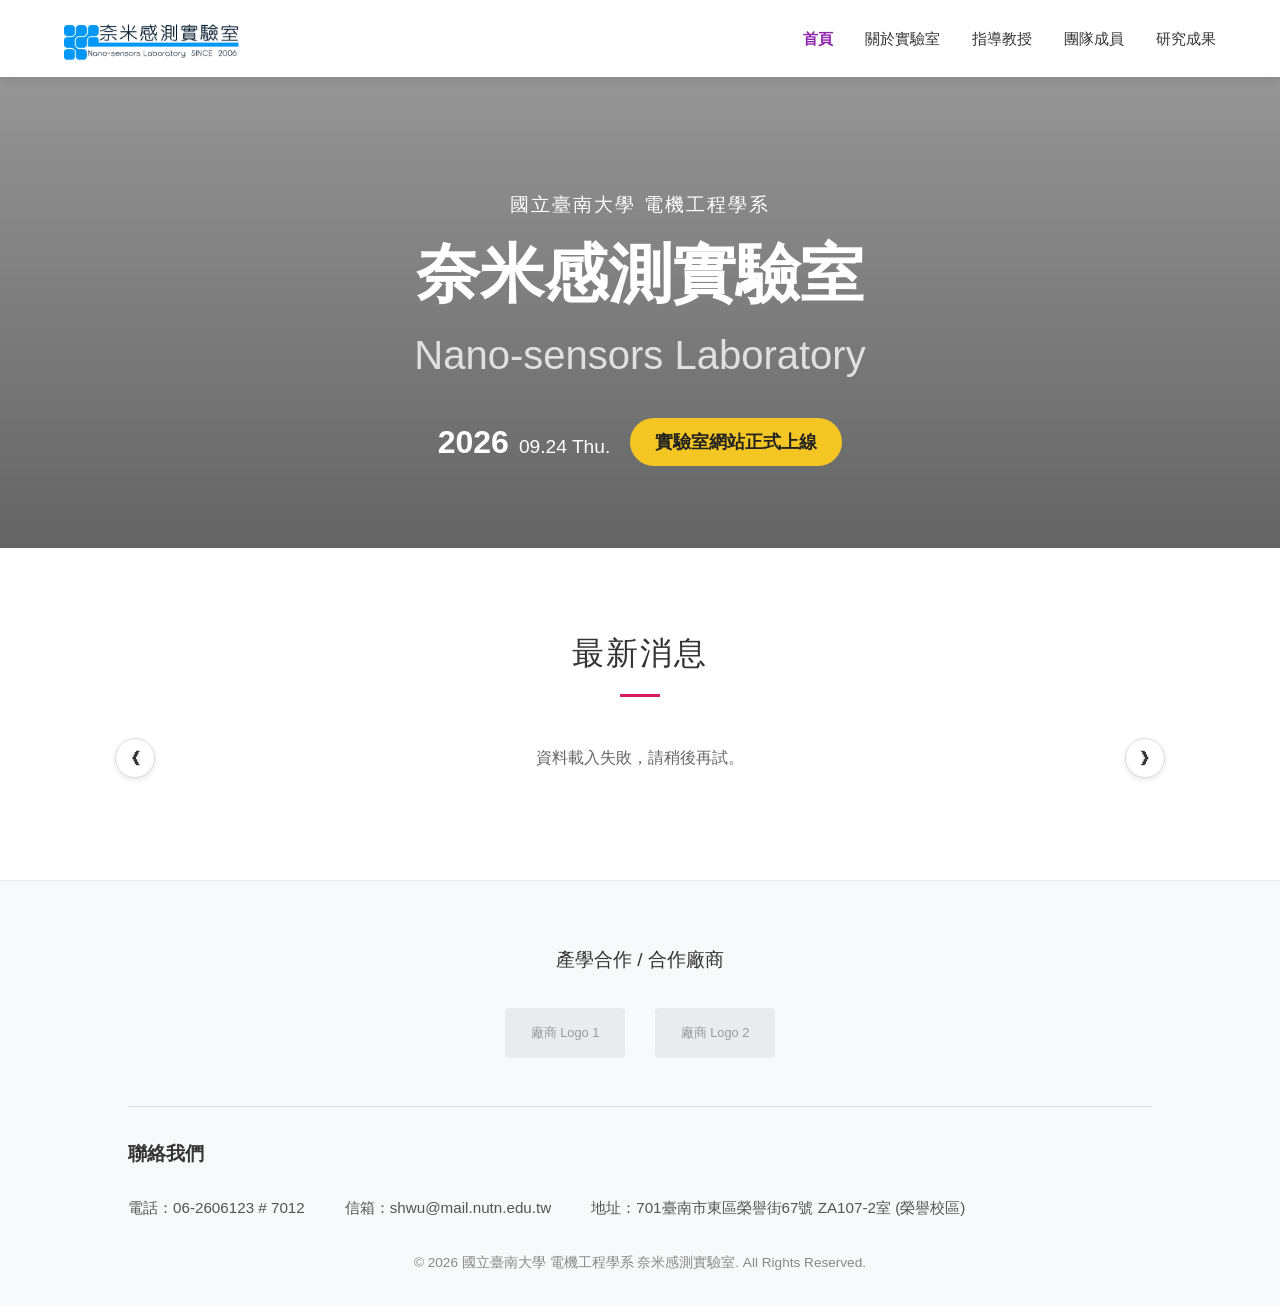
<file: index.html>
<!DOCTYPE html>
<html lang="zh-TW">
<head>
    <meta charset="UTF-8">
    <meta name="viewport" content="width=device-width, initial-scale=1.0">
    <title>奈米感測實驗室 | 國立臺南大學 電機系</title>
    <!-- 依照你的要求，維持 v=4 -->
    <link rel="stylesheet" href="style.css?v=4">
    <style>
        /* ================= 首頁專屬樣式 ================= */
        
        /* 讓導覽列固定在最上方，並讓橫幅貼齊 */
        nav {
            position: fixed; 
            top: 0;
            width: 100%;
            z-index: 1000;
            background-color: #fff;
            box-shadow: 0 2px 10px rgba(0,0,0,0.1);
        }

        .hero-banner {
            padding-top: 120px; 
            padding-bottom: 80px;
            height: auto; 
            min-height: auto;
            background: linear-gradient(rgba(0, 0, 0, 0.4), rgba(0, 0, 0, 0.6)), url('https://images.unsplash.com/photo-1518770660439-4636190af475?ixlib=rb-4.0.3&auto=format&fit=crop&w=1920&q=80') center/cover;
            display: flex;
            flex-direction: column;
            justify-content: center;
            color: #ffffff;
            text-align: center; 
        }
        
        .hero-banner h3 { font-size: 1.2rem; font-weight: 400; margin-bottom: 15px; letter-spacing: 2px; }
        .hero-banner h1 { font-size: 4rem; font-weight: bold; line-height: 1.2; margin-bottom: 10px; }
        .hero-banner h2 { font-size: 2.5rem; font-weight: normal; margin-bottom: 30px; color: #e0e0e0; }
        .hero-info-bar { display: flex; align-items: center; justify-content: center; gap: 20px; flex-wrap: wrap; }
        .hero-date { font-size: 2rem; font-weight: bold; display: flex; align-items: baseline; gap: 10px; }
        .hero-date span { font-size: 1.2rem; font-weight: normal; }
        .yellow-pill { background-color: #f3c623; color: #222; padding: 10px 25px; border-radius: 30px; font-weight: bold; font-size: 1.1rem; text-decoration: none; transition: background 0.3s; }
        .yellow-pill:hover { background-color: #d4a919; }

        /* ======== 最新消息無縫輪播區塊 ======== */
        .news-section { padding: 5rem 5%; background-color: #ffffff; text-align: center; }
        .section-title { font-size: 2rem; color: #333; margin-bottom: 3rem; font-weight: normal; letter-spacing: 2px; }
        
        .carousel-wrapper {
            position: relative;
            max-width: 1050px; 
            margin: 0 auto;
            padding: 0 50px; 
        }
        
        .carousel-viewport {
            overflow: hidden; 
            width: 100%;
            border-radius: 8px;
        }

        .news-grid { 
            display: flex; 
            gap: 20px; 
            text-align: left; 
            transition: transform 0.5s ease-in-out, opacity 0.3s ease; 
        }

        .news-card { 
            flex: 0 0 calc((100% - 40px) / 3); 
            background: #fff; border: 1px solid #eaeaea; border-radius: 8px; overflow: hidden; 
            transition: box-shadow 0.3s; display: flex; flex-direction: column; 
        }
        .news-card:hover { box-shadow: 0 10px 20px rgba(0,0,0,0.08); }
        .news-img { width: 100%; height: 200px; background-color: #f5f5f5; object-fit: cover; }
        .news-content { padding: 20px; display: flex; flex-direction: column; flex-grow: 1; }
        .news-title { font-size: 1.2rem; font-weight: bold; color: #222; margin-bottom: 10px; line-height: 1.4; }
        .news-date { font-size: 0.85rem; color: #888; margin-bottom: 15px; }
        .news-excerpt { font-size: 0.95rem; color: #666; margin-bottom: 20px; flex-grow: 1; line-height: 1.6; }
        .read-more { font-size: 0.9rem; color: #555; text-decoration: none; font-weight: bold; }
        .read-more:hover { color: #8e24aa; }

        /* 左右切換按鈕 */
        .nav-btn {
            position: absolute;
            top: 50%;
            transform: translateY(-50%);
            background-color: #fff;
            color: #333;
            border: 1px solid #ddd;
            width: 40px;
            height: 40px;
            border-radius: 50%;
            font-size: 1.2rem;
            cursor: pointer;
            z-index: 10;
            box-shadow: 0 2px 5px rgba(0,0,0,0.1);
            display: flex;
            align-items: center;
            justify-content: center;
        }
        .nav-btn:hover { background-color: #8e24aa; color: #fff; border-color: #8e24aa; }
        .prev-btn { left: 0; }
        .next-btn { right: 0; }

        /* 導覽小點點 (Pagination Dots) */
        .carousel-dots {
            display: flex;
            justify-content: center;
            gap: 10px;
            margin-top: 30px;
        }
        .dot {
            width: 10px;
            height: 10px;
            border-radius: 50%;
            background-color: #ccc;
            cursor: pointer;
            transition: all 0.3s ease;
        }
        .dot:hover { background-color: #a0a0a0; }
        .dot.active {
            background-color: #8e24aa; 
            width: 30px; 
            border-radius: 10px;
        }

        /* ================= 手機版專屬樣式 ================= */
        @media (max-width: 768px) {
            .hero-banner {
                padding-top: 100px; 
                padding-bottom: 40px;
            }
            .hero-banner h1 { font-size: 2.2rem; margin-bottom: 10px; }
            .hero-banner h2 { font-size: 1.3rem; margin-bottom: 20px; }
            .hero-banner h3 { font-size: 1rem; margin-bottom: 10px; }
            .hero-info-bar { gap: 15px; }
            .hero-date { font-size: 1.5rem; }
            .yellow-pill { padding: 8px 18px; font-size: 1rem; }

            .carousel-wrapper { padding: 0; }
            .nav-btn { display: none; }
            .news-card { flex: 0 0 100%; }
        }
    </style>
</head>
<body>

    <nav>
        <div class="logo"><a href="index.html"><img src="images/logo.png" alt="奈米感測實驗室"></a></div>
        <div class="menu-toggle" id="mobile-menu">☰</div>
        <ul id="nav-menu">
            <li><a href="index.html" style="color: #8e24aa; font-weight: bold;">首頁</a></li>
            <li><a href="about.html">關於實驗室</a></li>
            <li><a href="professor.html">指導教授</a></li>
            <li><a href="members.html">團隊成員</a></li>
            <li><a href="research.html">研究成果</a></li>
        </ul>
    </nav>

    <header class="hero-banner">
        <h3>國立臺南大學 電機工程學系</h3>
        <h1>奈米感測實驗室</h1>
        <h2>Nano-sensors Laboratory</h2>
        
        <div class="hero-info-bar">
            <div class="hero-date">2026 <span>09.24 Thu.</span></div>
            <a href="#news" class="yellow-pill">實驗室網站正式上線</a>
        </div>
    </header>

    <section id="news" class="news-section">
        <h2 class="section-title">最新消息</h2>
        
        <div class="carousel-wrapper">
            <button class="nav-btn prev-btn" id="prev-btn">❮</button>
            
            <div class="carousel-viewport">
                <div class="news-grid" id="news-container">
                    <p style="text-align: center; color: #666; width: 100%;">最新消息載入中...</p>
                </div>
            </div>

            <button class="nav-btn next-btn" id="next-btn">❯</button>
        </div>

        <div class="carousel-dots" id="carousel-dots"></div>
    </section>

    <footer>
        <div class="sponsors-area">
            <h4>產學合作 / 合作廠商</h4>
            <div class="sponsor-logos">
                <div>廠商 Logo 1</div>
                <div>廠商 Logo 2</div>
            </div>
        </div>
        <div class="footer-divider"></div>
        <div class="contact-area">
            <h4>聯絡我們</h4>
            <div class="contact-info-row">
                <p>電話：06-2606123 # 7012</p>
                <p>信箱：shwu@mail.nutn.edu.tw</p>
                <p>地址：701臺南市東區榮譽街67號 ZA107-2室 (榮譽校區)</p>
            </div>
        </div>
        <div class="copyright">
            <p>&copy; 2026 國立臺南大學 電機工程學系 奈米感測實驗室. All Rights Reserved.</p>
        </div>
    </footer>

    <script>
        // 漢堡選單邏輯
        const mobileMenu = document.getElementById('mobile-menu');
        const navMenu = document.getElementById('nav-menu');
        if(mobileMenu && navMenu) {
            mobileMenu.addEventListener('click', () => {
                navMenu.classList.toggle('active');
            });
        }

        const scriptUrl = "https://script.google.com/macros/s/AKfycby6nER3S_UDSxUI6xuf5dh3erxRL4eqDlDSgIz09OL9f4PhDTuV8CS2X_8RDsoEAAGmOA/exec";

        fetch(scriptUrl)
            .then(response => response.json())
            .then(data => {
                const container = document.getElementById('news-container');
                const dotsContainer = document.getElementById('carousel-dots');
                container.innerHTML = ''; 
                dotsContainer.innerHTML = '';

                let originalData = data.reverse();
                let realTotal = originalData.length;
                
                if (realTotal === 0) {
                    container.innerHTML = '<p style="text-align: center; color: #666; width: 100%;">尚無最新消息</p>';
                    return;
                }

                originalData.forEach((item, index) => {
                    let imgSrc = 'https://via.placeholder.com/400x250?text=News+Image';
                    if (item.image) {
                        if (item.image.includes('drive.google.com')) {
                            const match = item.image.match(/[-\w]{25,}/);
                            if (match) imgSrc = `https://drive.google.com/thumbnail?id=${match[0]}&sz=w1000`;
                        } else {
                            imgSrc = item.image; 
                        }
                    }
                    let dateStr = item.date ? (isNaN(new Date(item.date).getTime()) ? item.date : new Date(item.date).toLocaleDateString('zh-TW')) : "";
                    
                    // 【重點修改】：這裡改讀取 item.summary，而不是 item.content
                    let summaryText = item.summary ? item.summary : '點擊「完整閱讀」查看詳細資訊...';
                    
                    container.innerHTML += `
                        <div class="news-card" data-index="${index}">
                            <!-- 1. 讓圖片可以點擊 -->
                            <a href="article.html?title=${encodeURIComponent(item.title)}" style="display: block;">
                                <img src="${imgSrc}" alt="${item.title}" class="news-img" onerror="this.src='https://via.placeholder.com/400x250?text=News+Image'">
                            </a>
                            <div class="news-content">
                                <!-- 2. 順便讓大標題也可以點擊 (維持原本顏色與底線去除) -->
                                <a href="article.html?title=${encodeURIComponent(item.title)}" style="text-decoration: none; color: inherit;">
                                    <h3 class="news-title">${item.title}</h3>
                                </a>
                                <div class="news-date">${dateStr}</div>
                                <p class="news-excerpt">${summaryText}</p>
                                <a href="article.html?title=${encodeURIComponent(item.title)}" class="read-more">完整閱讀 ＞</a>
                            </div>
                        </div>
                    `;
                });

                for(let i = 0; i < realTotal; i++) {
                    dotsContainer.innerHTML += `<div class="dot ${i === 0 ? 'active' : ''}" data-idx="${i}"></div>`;
                }

                initCarousel(realTotal);
            })
            .catch(error => {
                document.getElementById('news-container').innerHTML = '<p style="text-align: center; color: #666; width: 100%;">資料載入失敗，請稍後再試。</p>';
            });

        // 輪播與觸控滑動邏輯 (完全保留你原本的寫法)
        function initCarousel(totalCards) {
            const track = document.getElementById('news-container');
            const dots = document.querySelectorAll('.dot');
            let currentIndex = 0;
            let autoSlideInterval;
            
            function getCardsToShow() {
                return window.innerWidth <= 768 ? 1 : 3;
            }

            function updateCarousel() {
                const cardsToShow = getCardsToShow();
                if (currentIndex > totalCards - cardsToShow) {
                    currentIndex = totalCards - cardsToShow;
                    if(currentIndex < 0) currentIndex = 0; 
                }

                const cardWidth = track.firstElementChild.offsetWidth + 20; 
                track.style.transform = `translateX(-${currentIndex * cardWidth}px)`;

                dots.forEach(d => d.classList.remove('active'));
                if(dots[currentIndex]) {
                    dots[currentIndex].classList.add('active');
                }
            }

            function moveToNext() {
                const cardsToShow = getCardsToShow();
                if (totalCards <= cardsToShow) return;
                if (currentIndex >= totalCards - cardsToShow) {
                    currentIndex = 0; 
                } else {
                    currentIndex++;
                }
                updateCarousel();
            }

            function moveToPrev() {
                const cardsToShow = getCardsToShow();
                if (totalCards <= cardsToShow) return;
                if (currentIndex <= 0) {
                    currentIndex = totalCards - cardsToShow; 
                } else {
                    currentIndex--;
                }
                updateCarousel();
            }

            function startAutoSlide() {
                autoSlideInterval = setInterval(moveToNext, 4000);
            }
            function resetAutoSlide() {
                clearInterval(autoSlideInterval);
                startAutoSlide();
            }

            document.getElementById('next-btn').addEventListener('click', () => { moveToNext(); resetAutoSlide(); });
            document.getElementById('prev-btn').addEventListener('click', () => { moveToPrev(); resetAutoSlide(); });
            dots.forEach(dot => {
                dot.addEventListener('click', () => {
                    currentIndex = parseInt(dot.dataset.idx);
                    updateCarousel();
                    resetAutoSlide();
                });
            });

            window.addEventListener('resize', () => {
                updateCarousel();
            });

            // 觸控滑動 (Swipe) 功能
            let touchstartX = 0;
            let touchendX = 0;

            function handleGesture() {
                const threshold = 50; 
                if (touchendX < touchstartX - threshold) {
                    moveToNext(); 
                    resetAutoSlide();
                }
                if (touchendX > touchstartX + threshold) {
                    moveToPrev(); 
                    resetAutoSlide();
                }
            }

            track.addEventListener('touchstart', e   => {
                touchstartX = e.changedTouches[0].screenX;
            }, {passive: true});

            track.addEventListener('touchend', e => {
                touchendX = e.changedTouches[0].screenX;
                handleGesture();
            }, {passive: true});

            startAutoSlide();
        }
    </script>
</body>
</html>
</file>
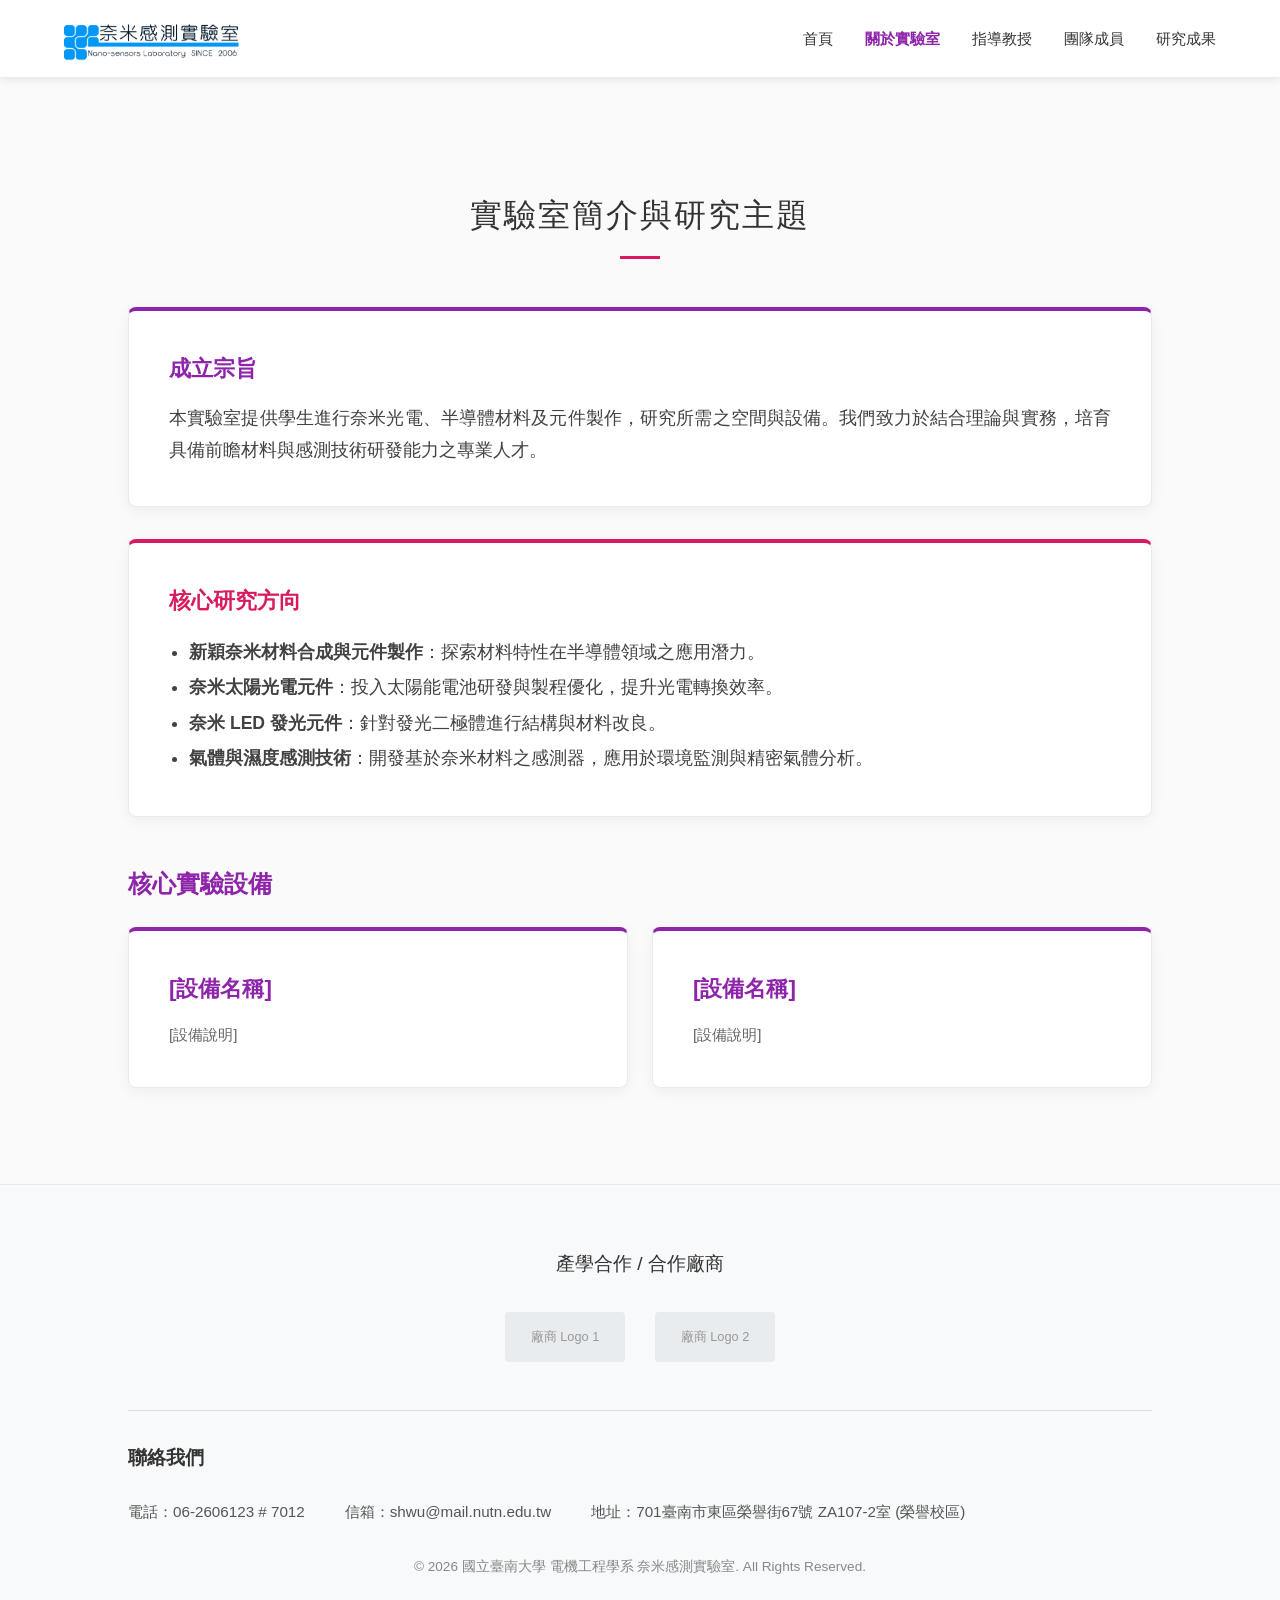
<file: about.html>
<!DOCTYPE html>
<html lang="zh-TW">
<head>
    <meta charset="UTF-8">
    <meta name="viewport" content="width=device-width, initial-scale=1.0">
    <title>關於實驗室 | 奈米感測實驗室</title>
    <!-- 修正 1：補上最新的 CSS 版本號確保讀取到完美置中的選單 -->
    <link rel="stylesheet" href="style.css?v=5">
</head>
<body>

    <nav>
        <div class="logo"><a href="index.html"><img src="images/logo.png" alt="奈米感測實驗室"></a></div>
        
        <!-- 手機版漢堡按鈕 -->
        <div class="menu-toggle" id="mobile-menu">☰</div>
        
        <ul id="nav-menu">
            <li><a href="index.html">首頁</a></li>
            <!-- 修正 2：將當前頁面「關於實驗室」加上高亮標示 -->
            <li><a href="about.html" style="color: #8e24aa; font-weight: bold;">關於實驗室</a></li>
            <li><a href="professor.html">指導教授</a></li>
            <li><a href="members.html">團隊成員</a></li>
            <li><a href="research.html">研究成果</a></li>
        </ul>
    </nav>

    <section class="page-section gray-bg">
        <h2 class="section-title">實驗室簡介與研究主題</h2>
        
        <div class="card">
            <h3>成立宗旨</h3>
            <p style="font-size: 1.1rem; text-align: justify; line-height: 1.8; color: var(--text-main);">
                本實驗室提供學生進行奈米光電、半導體材料及元件製作，研究所需之空間與設備。我們致力於結合理論與實務，培育具備前瞻材料與感測技術研發能力之專業人才。
            </p>
        </div>
        
        <div class="card" style="border-top-color: var(--accent-pink);">
            <h3 style="color: var(--accent-pink);">核心研究方向</h3>
            <ul style="margin-left: 20px; font-size: 1.1rem; line-height: 2; margin-top: 15px;">
                <li><strong>新穎奈米材料合成與元件製作</strong>：探索材料特性在半導體領域之應用潛力。</li>
                <li><strong>奈米太陽光電元件</strong>：投入太陽能電池研發與製程優化，提升光電轉換效率。</li>
                <li><strong>奈米 LED 發光元件</strong>：針對發光二極體進行結構與材料改良。</li>
                <li><strong>氣體與濕度感測技術</strong>：開發基於奈米材料之感測器，應用於環境監測與精密氣體分析。</li>
            </ul>
        </div>

        <!-- 移至此處的實驗室設備區塊 -->
        <h3 style="font-size: 1.5rem; color: var(--primary-purple); margin: 3rem 0 1.5rem;">核心實驗設備</h3>
        <div style="display: grid; grid-template-columns: repeat(auto-fit, minmax(300px, 1fr)); gap: 1.5rem; margin-bottom: 2rem;">
            <div class="card" style="margin-bottom: 0;">
                <h3>[設備名稱]</h3>
                <p style="color: #666; font-size: 0.95rem;">[設備說明]</p>
            </div>
            <div class="card" style="margin-bottom: 0;">
                <h3>[設備名稱]</h3>
                <p style="color: #666; font-size: 0.95rem;">[設備說明]</p>
            </div>
        </div>
    </section>

    <!-- 頁尾 -->
    <footer>
        <div class="sponsors-area">
            <h4>產學合作 / 合作廠商</h4>
            <div class="sponsor-logos">
                <div>廠商 Logo 1</div><div>廠商 Logo 2</div>
            </div>
        </div>
        <div class="footer-divider"></div>
        <div class="contact-area">
            <h4>聯絡我們</h4>
            <div class="contact-info-row">
                <p>電話：06-2606123 # 7012</p>
                <p>信箱：shwu@mail.nutn.edu.tw</p>
                <p>地址：701臺南市東區榮譽街67號 ZA107-2室 (榮譽校區)</p>
            </div>
        </div>
        <div class="copyright"><p>&copy; 2026 國立臺南大學 電機工程學系 奈米感測實驗室. All Rights Reserved.</p></div>
    </footer>

    <!-- 漢堡選單切換邏輯 -->
    <script>
        const mobileMenu = document.getElementById('mobile-menu');
        const navMenu = document.getElementById('nav-menu');
        
        if(mobileMenu && navMenu) {
            mobileMenu.addEventListener('click', () => {
                navMenu.classList.toggle('active');
            });
        }
    </script>
</body>
</html>
</file>
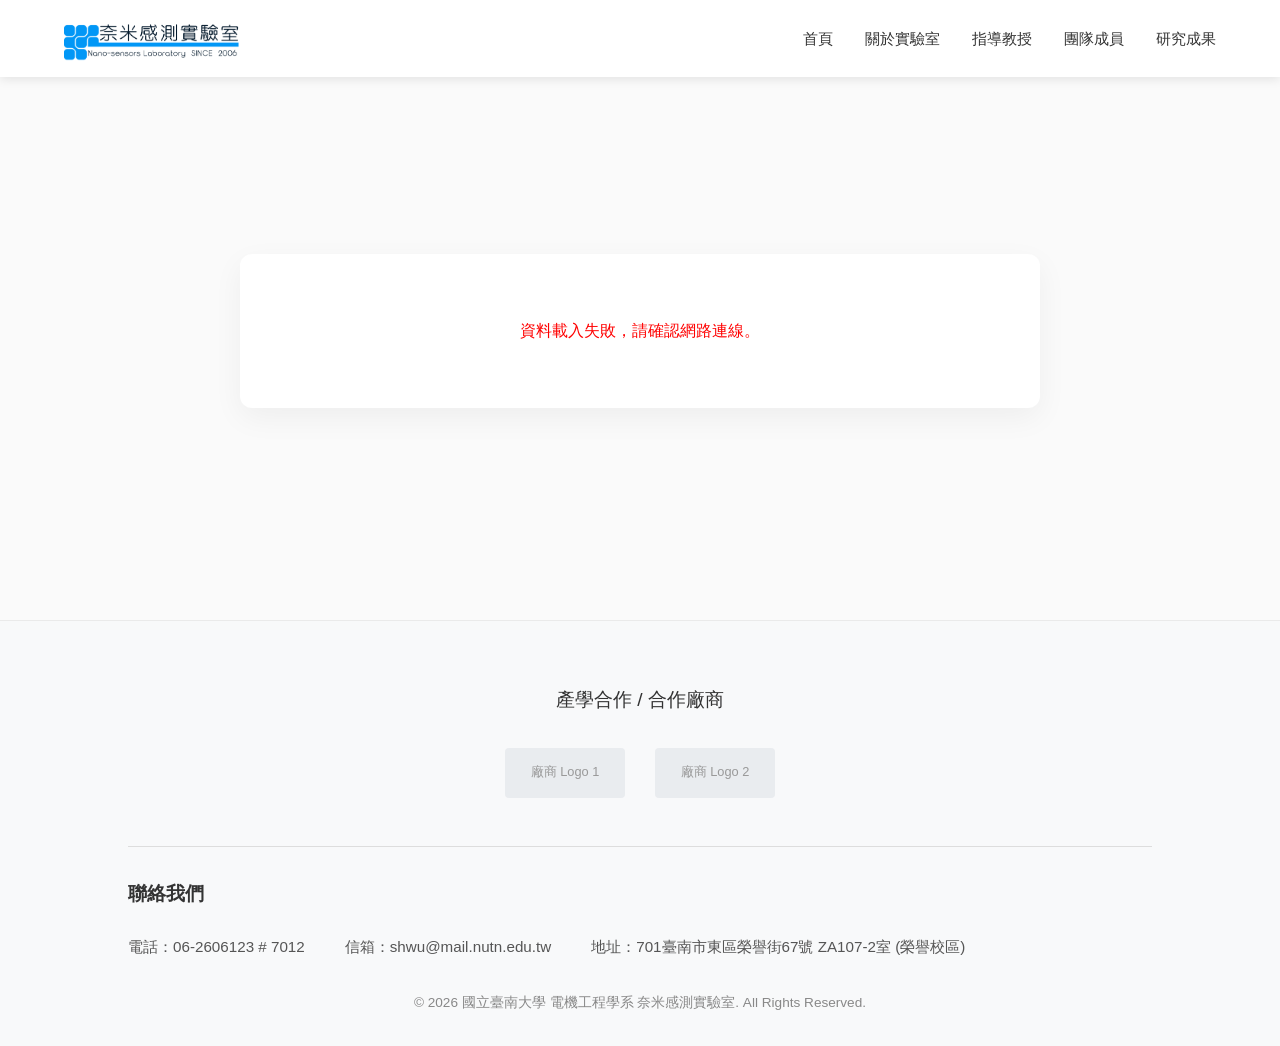
<file: article.html>
<!DOCTYPE html>
<html lang="zh-TW">
<head>
    <meta charset="UTF-8">
    <meta name="viewport" content="width=device-width, initial-scale=1.0">
    <meta name="referrer" content="no-referrer">
    <title>最新消息 | 奈米感測實驗室</title>
    <link rel="stylesheet" href="style.css?v=6">
    <style>
        /* ================= 原生文章版面設計 ================= */
        .article-container { 
            max-width: 800px; /* 縮減寬度讓閱讀視角更集中舒適 */
            margin: 4rem auto; 
            padding: 4rem; 
            background: #fff; 
            border-radius: 12px; 
            box-shadow: 0 10px 30px rgba(0,0,0,0.05); 
        }
        .article-title { 
            font-size: 2.2rem; 
            color: var(--primary-purple); 
            margin-bottom: 1rem; 
            line-height: 1.4; 
            font-weight: bold; 
        }
        .article-date { 
            color: #888; 
            font-size: 1rem; 
            margin-bottom: 2rem; 
            border-bottom: 2px solid #f0f0f0; 
            padding-bottom: 1rem; 
        }
        
        /* 封面圖片設計 */
        .native-cover-img { 
            width: 100%; 
            max-height: 450px; 
            object-fit: cover; 
            border-radius: 8px; 
            margin-bottom: 2.5rem; 
            box-shadow: 0 4px 15px rgba(0,0,0,0.08); 
            background-color: #f9f9f9;
        }

        /* 原生內文排版 (像看 Medium 或質感部落格) */
        .native-article-body { 
            font-size: 1.15rem; 
            line-height: 1.9; 
            color: #333; 
            text-align: justify; 
            letter-spacing: 0.5px;
        }
        .native-article-body p { margin-bottom: 1.5rem; }

        /* 按鈕設計 */
        .btn-group { display: flex; gap: 15px; justify-content: center; margin-top: 3rem; flex-wrap: wrap; }
        .back-btn { padding: 10px 25px; background: #eee; color: #555; text-decoration: none; border-radius: 30px; font-weight: bold; transition: 0.3s; }
        .back-btn:hover { background: #ddd; }

        /* 載入動畫 */
        .loader-spinner { border: 4px solid #f3f3f3; border-top: 4px solid var(--primary-purple); border-radius: 50%; width: 40px; height: 40px; animation: spin 1s linear infinite; margin: 2rem auto; }
        @keyframes spin { 0% { transform: rotate(0deg); } 100% { transform: rotate(360deg); } }

        /* ================= 手機版專屬優化 ================= */
        @media (max-width: 768px) {
            .page-section { padding-top: 80px !important; padding-left: 0 !important; padding-right: 0 !important; }
            .article-container { 
                margin: 0 !important; 
                padding: 30px 20px !important; 
                border-radius: 0; 
                box-shadow: none; 
            }
            .article-title { font-size: 1.7rem; }
            .native-cover-img { max-height: 250px; margin-bottom: 1.5rem; border-radius: 6px; }
            .native-article-body { font-size: 1.05rem; line-height: 1.7; }
            .btn-group { flex-direction: column; width: 100%; }
            .btn-group a { text-align: center; width: 100%; box-sizing: border-box; }
        }
    </style>
</head>
<body>

    <nav>
        <div class="logo"><a href="index.html"><img src="images/logo.png" alt="奈米感測實驗室"></a></div>
        <div class="menu-toggle" id="mobile-menu">☰</div>
        <ul id="nav-menu">
            <li><a href="index.html">首頁</a></li>
            <li><a href="about.html">關於實驗室</a></li>
            <li><a href="professor.html">指導教授</a></li>
            <li><a href="members.html">團隊成員</a></li>
            <li><a href="research.html">研究成果</a></li>
        </ul>
    </nav>

    <section class="page-section gray-bg">
        <div class="article-container" id="article-body">
            <div style="text-align: center; padding: 4rem 0;">
                <div class="loader-spinner"></div>
                <p style="color: #666; margin-top: 15px; font-weight: bold;">正在載入最新消息...</p>
            </div>
        </div>
    </section>

    <footer>
        <div class="sponsors-area">
            <h4>產學合作 / 合作廠商</h4>
            <div class="sponsor-logos">
                <div>廠商 Logo 1</div><div>廠商 Logo 2</div>
            </div>
        </div>
        <div class="footer-divider"></div>
        <div class="contact-area">
            <h4>聯絡我們</h4>
            <div class="contact-info-row">
                <p>電話：06-2606123 # 7012</p>
                <p>信箱：shwu@mail.nutn.edu.tw</p>
                <p>地址：701臺南市東區榮譽街67號 ZA107-2室 (榮譽校區)</p>
            </div>
        </div>
        <div class="copyright"><p>&copy; 2026 國立臺南大學 電機工程學系 奈米感測實驗室. All Rights Reserved.</p></div>
    </footer>

    <script>
        // 漢堡選單邏輯
        const mobileMenu = document.getElementById('mobile-menu');
        const navMenu = document.getElementById('nav-menu');
        if(mobileMenu && navMenu) {
            mobileMenu.addEventListener('click', () => { navMenu.classList.toggle('active'); });
        }

        const urlParams = new URLSearchParams(window.location.search);
        const articleTitle = urlParams.get('title');
        const scriptUrl = "https://script.google.com/macros/s/AKfycby6nER3S_UDSxUI6xuf5dh3erxRL4eqDlDSgIz09OL9f4PhDTuV8CS2X_8RDsoEAAGmOA/exec";

        fetch(scriptUrl)
            .then(res => res.json())
            .then(data => {
                const container = document.getElementById('article-body');
                const article = data.find(item => item.title === articleTitle);

                if (article) {
                    // 1. 處理日期
                    let dateStr = "";
                    if (article.date) {
                        const d = new Date(article.date);
                        dateStr = isNaN(d.getTime()) ? article.date : d.toLocaleDateString('zh-TW');
                    }

                    // 2. 處理內文：將試算表中的換行符號 (\n) 自動轉換為網頁的段落 (<br><br>)
                    const rawContent = article.content ? article.content.trim() : '尚未提供詳細內容。';
                    const formattedContent = rawContent.replace(/\n/g, '<br><br>');

                    // 3. 處理封面圖片：自動解析 Google Drive 圖片
                    let imgHtml = '';
                    if (article.image) {
                        if (article.image.includes('drive.google.com')) {
                            const match = article.image.match(/[-\w]{25,}/);
                            if (match) imgHtml = `<img src="https://drive.google.com/thumbnail?id=${match[0]}&sz=w1000" class="native-cover-img" alt="封面圖片">`;
                        } else {
                            imgHtml = `<img src="${article.image}" class="native-cover-img" alt="封面圖片">`;
                        }
                    }

                    // 4. 組合出真正的網頁 (附件按鈕已移除)
                    container.innerHTML = `
                        <h1 class="article-title">${article.title}</h1>
                        <div class="article-date">${dateStr}</div>
                        ${imgHtml}
                        <div class="native-article-body">
                            ${formattedContent}
                        </div>
                        <div class="btn-group">
                            <a href="index.html#news" class="back-btn">❮ 返回最新消息</a>
                        </div>
                    `;
                } else {
                    container.innerHTML = '<div style="text-align:center;"><h2>找不到該篇文章</h2><a href="index.html#news" class="back-btn" style="margin-top:20px;">回首頁</a></div>';
                }
            })
            .catch(error => {
                document.getElementById('article-body').innerHTML = '<p style="text-align:center; color:red;">資料載入失敗，請確認網路連線。</p>';
            });
    </script>
</body>
</html>
</file>
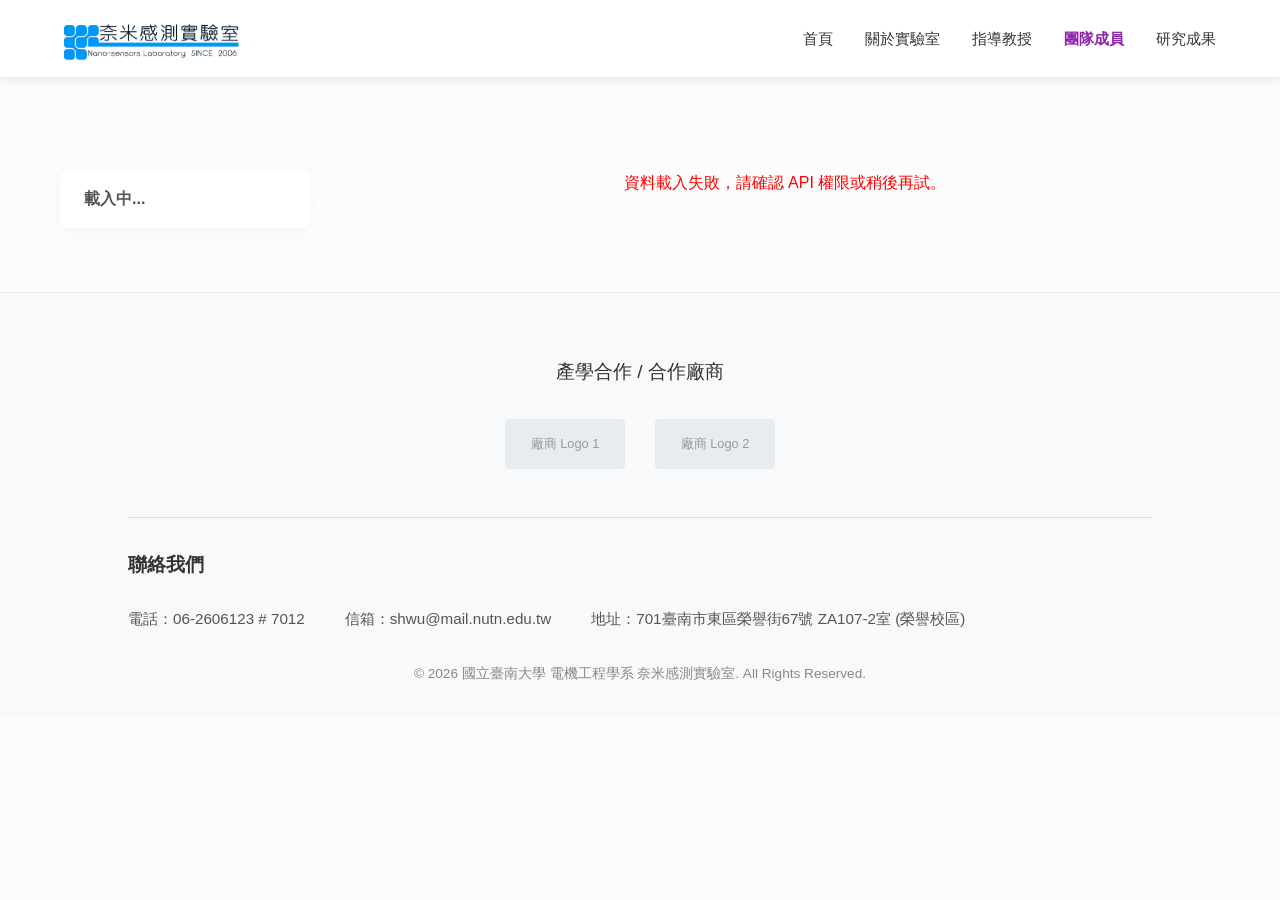
<file: members.html>
<!DOCTYPE html>
<html lang="zh-TW">
<head>
    <meta charset="UTF-8">
    <!-- 加入 maximum-scale=1.0 確保手機端不會因為雙擊而縮放跑版 -->
    <meta name="viewport" content="width=device-width, initial-scale=1.0, maximum-scale=1.0, user-scalable=no">
    <title>團隊成員 | 奈米感測實驗室</title>
    <link rel="stylesheet" href="style.css?v=6">
    <style>
        /* ================= 團隊成員專屬佈局 ================= */
        body, html {
            overflow-x: hidden;
            background-color: #fcfcfc;
        }

        /* 撐開頁面寬度，分配左右側比例 */
        .members-page-wrapper {
            max-width: 1200px; 
            margin: 100px auto 4rem auto; 
            padding: 0 20px;
            display: grid;
            grid-template-columns: 250px 1fr; /* 左邊選單佔 250px，右邊佔滿 1fr */
            gap: 40px;
            align-items: start;
        }

        /* 左側側邊欄設計 */
        .sidebar-menu {
            background: #fff;
            border-radius: 8px;
            box-shadow: 0 4px 15px rgba(0,0,0,0.03);
            overflow: hidden;
            position: sticky;
            top: 90px;
        }
        .sidebar-item {
            display: block;
            padding: 16px 20px;
            color: #555;
            text-decoration: none;
            border-left: 4px solid transparent;
            transition: 0.3s;
            font-weight: bold;
            border-bottom: 1px solid #f5f5f5;
            cursor: pointer;
        }
        .sidebar-item:last-child { border-bottom: none; }
        .sidebar-item:hover, .sidebar-item.active {
            background: #fdf2f8;
            color: var(--primary-purple);
            border-left-color: var(--primary-purple);
        }

        /* 右側內容區 */
        .members-content {
            width: 100%;
        }
        .category-title {
            font-size: 1.8rem;
            color: #333;
            margin-bottom: 2rem;
            padding-bottom: 10px;
            border-bottom: 2px solid #eee;
        }

        /* 卡片網格：自動填滿右側空間 */
        .members-grid {
            display: grid;
            grid-template-columns: repeat(auto-fill, minmax(220px, 1fr));
            gap: 25px;
            margin-bottom: 3rem;
        }

        /* 卡片本體設計 */
        .member-card {
            background: #fff;
            border-radius: 10px;
            overflow: hidden;
            box-shadow: 0 4px 15px rgba(0,0,0,0.04);
            transition: transform 0.3s, box-shadow 0.3s;
            text-align: center;
            padding-bottom: 20px;
            display: flex;
            flex-direction: column;
        }
        .member-card:hover {
            transform: translateY(-5px);
            box-shadow: 0 10px 25px rgba(0,0,0,0.08);
        }
        .member-img-wrapper {
            width: 100%;
            aspect-ratio: 1 / 1.1; /* 讓大頭照比例更修長好看 */
            background: #f0f0f0;
            overflow: hidden;
        }
        .member-img-wrapper img {
            width: 100%;
            height: 100%;
            object-fit: cover;
            transition: transform 0.5s;
        }
        .member-card:hover .member-img-wrapper img {
            transform: scale(1.05); /* 滑鼠游標經過時微微放大 */
        }
        .member-name {
            font-size: 1.25rem;
            font-weight: bold;
            color: #222;
            margin: 15px 0 5px 0;
        }
        .member-title {
            font-size: 0.95rem;
            color: #888;
        }

        /* ================= 手機版專屬優化 ================= */
        @media (max-width: 768px) {
            .members-page-wrapper {
                grid-template-columns: 1fr;
                padding: 15px;
                gap: 25px;
                margin-top: 70px;
            }
            .sidebar-menu {
                position: relative;
                top: 0;
                display: flex;
                flex-wrap: wrap;
                box-shadow: 0 2px 10px rgba(0,0,0,0.05);
            }
            .sidebar-item {
                flex: 1 1 45%;
                text-align: center;
                border-left: none;
                border-bottom: 3px solid transparent;
            }
            .sidebar-item:hover, .sidebar-item.active {
                border-left-color: transparent;
                border-bottom-color: var(--primary-purple);
            }
            .members-grid {
                grid-template-columns: repeat(2, 1fr); /* 手機版並排 2 張卡片 */
                gap: 15px;
            }
        }
        @media (max-width: 480px) {
            .members-grid {
                grid-template-columns: 1fr; /* 螢幕極小時單排 */
            }
        }
    </style>
</head>
<body>

    <!-- 導覽列 -->
    <nav>
        <div class="logo"><a href="index.html"><img src="images/logo.png" alt="奈米感測實驗室"></a></div>
        <div class="menu-toggle" id="mobile-menu">☰</div>
        <ul id="nav-menu">
            <li><a href="index.html">首頁</a></li>
            <li><a href="about.html">關於實驗室</a></li>
            <li><a href="professor.html">指導教授</a></li>
            <li><a href="members.html" style="color: #8e24aa; font-weight: bold;">團隊成員</a></li>
            <li><a href="research.html">研究成果</a></li>
        </ul>
    </nav>

    <!-- 頁面主體：左側邊欄 + 右側網格 -->
    <div class="members-page-wrapper">
        
        <!-- 左側側邊欄動態選單 (由 JS 生成) -->
        <aside class="sidebar-menu" id="menu-tab-container">
            <a href="#" class="sidebar-item">載入中...</a>
        </aside>

        <!-- 右側成員內容區塊 (由 JS 生成) -->
        <main class="members-content" id="member-display-area">
            <p style="color: #666; text-align: center; padding: 2rem;">資料載入中...</p>
        </main>
    </div>

    <!-- 頁尾 -->
    <footer>
        <div class="sponsors-area">
            <h4>產學合作 / 合作廠商</h4>
            <div class="sponsor-logos">
                <div>廠商 Logo 1</div><div>廠商 Logo 2</div>
            </div>
        </div>
        <div class="footer-divider"></div>
        <div class="contact-area">
            <h4>聯絡我們</h4>
            <div class="contact-info-row">
                <p>電話：06-2606123 # 7012</p>
                <p>信箱：shwu@mail.nutn.edu.tw</p>
                <p>地址：701臺南市東區榮譽街67號 ZA107-2室 (榮譽校區)</p>
            </div>
        </div>
        <div class="copyright"><p>&copy; 2026 國立臺南大學 電機工程學系 奈米感測實驗室. All Rights Reserved.</p></div>
    </footer>

    <!-- 重新加回：動態串接與自動分類腳本 -->
    <script>
        // 漢堡選單邏輯
        const mobileMenu = document.getElementById('mobile-menu');
        const navMenu = document.getElementById('nav-menu');
        if(mobileMenu && navMenu) {
            mobileMenu.addEventListener('click', () => { navMenu.classList.toggle('active'); });
        }

        const scriptUrl = "https://script.google.com/macros/s/AKfycby6nER3S_UDSxUI6xuf5dh3erxRL4eqDlDSgIz09OL9f4PhDTuV8CS2X_8RDsoEAAGmOA/exec?sheet=團隊成員";

        // Google Drive 圖片防呆解析函式 (保留你原本的強大功能)
        function getDriveImageUrl(rawUrl) {
            if (!rawUrl) return 'https://via.placeholder.com/300x350?text=Member';
            if (rawUrl.includes('drive.google.com')) {
                const match = rawUrl.match(/[-\w]{25,}/);
                return match ? `https://drive.google.com/thumbnail?id=${match[0]}&sz=w600` : rawUrl;
            }
            return rawUrl;
        }

        let allMembersData = [];

        fetch(scriptUrl)
            .then(res => res.json())
            .then(data => {
                allMembersData = data;
                const tabContainer = document.getElementById('menu-tab-container');
                
                // 1. 抓取所有不重複的 menu_group 作為左側分類按鈕
                const groups = [...new Set(data.map(item => item.menu_group).filter(g => g))];
                
                if (groups.length === 0) {
                    document.getElementById('member-display-area').innerHTML = '<p style="text-align: center;">目前尚無成員資料。</p>';
                    tabContainer.innerHTML = '';
                    return;
                }

                tabContainer.innerHTML = '';

                // 2. 建立側邊按鈕 (結合新的 sidebar-item 樣式)
                groups.forEach((groupName, index) => {
                    const btn = document.createElement('a');
                    btn.href = "#"; // 避免網頁亂跳
                    btn.className = `sidebar-item ${index === 0 ? 'active' : ''}`;
                    btn.textContent = groupName;
                    
                    btn.onclick = (e) => {
                        e.preventDefault(); // 阻止 a 標籤預設跳轉
                        document.querySelectorAll('.sidebar-item').forEach(b => b.classList.remove('active'));
                        btn.classList.add('active');
                        renderGroupMembers(groupName);
                    };
                    tabContainer.appendChild(btn);
                });

                // 3. 預設顯示第一個分類的成員名單
                renderGroupMembers(groups[0]);
            })
            .catch(err => {
                console.error(err);
                document.getElementById('member-display-area').innerHTML = '<p style="text-align: center; color: red;">資料載入失敗，請確認 API 權限或稍後再試。</p>';
            });

        // 渲染指定分類下的成員名單
        function renderGroupMembers(groupName) {
            const displayArea = document.getElementById('member-display-area');
            displayArea.innerHTML = '';

            const members = allMembersData.filter(item => item.menu_group === groupName);
            const subTitles = [...new Set(members.map(m => m.sub_title).filter(s => s))];

            if (subTitles.length === 0) {
                displayArea.appendChild(createCardsGrid(members));
                return;
            }

            subTitles.forEach(sub => {
                const subMembers = members.filter(m => m.sub_title === sub);
                
                const groupSection = document.createElement('div');
                groupSection.className = 'group-section';

                // 換成新的標題樣式 class="category-title"
                const header = document.createElement('h2');
                header.className = 'category-title';
                header.textContent = sub;
                groupSection.appendChild(header);

                groupSection.appendChild(createCardsGrid(subMembers));
                displayArea.appendChild(groupSection);
            });
        }

        // 建立名片網格函式 (對齊新的 CSS 結構)
        function createCardsGrid(memberList) {
            const grid = document.createElement('div');
            grid.className = 'members-grid';

            memberList.forEach(m => {
                const photoSrc = getDriveImageUrl(m.image);
                const card = document.createElement('div');
                card.className = 'member-card';
                card.innerHTML = `
                    <div class="member-img-wrapper">
                        <img src="${photoSrc}" alt="${m.name}" onerror="this.src='https://via.placeholder.com/300x350?text=Member'">
                    </div>
                    <div class="member-name">${m.name}</div>
                    <div class="member-title">${m.role || ''}</div>
                `;
                grid.appendChild(card);
            });

            return grid;
        }
    </script>
</body>
</html>
</file>
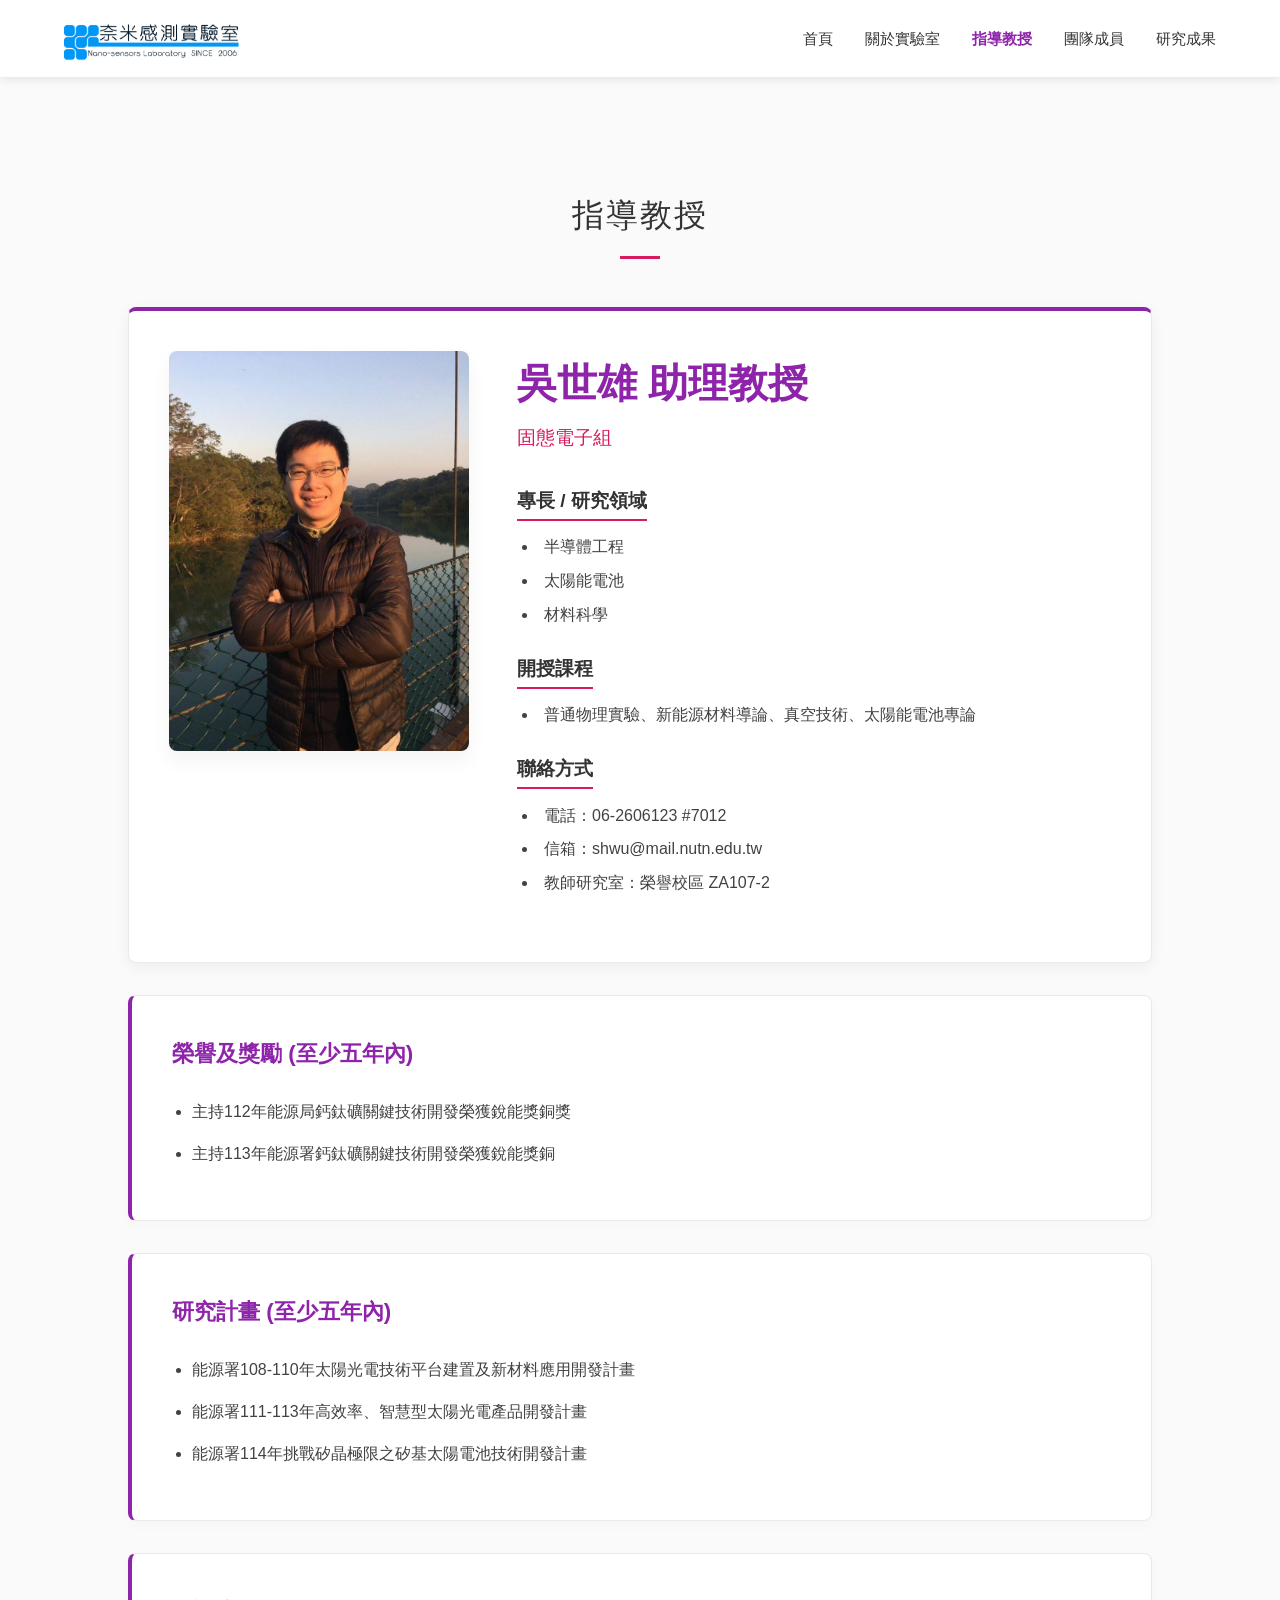
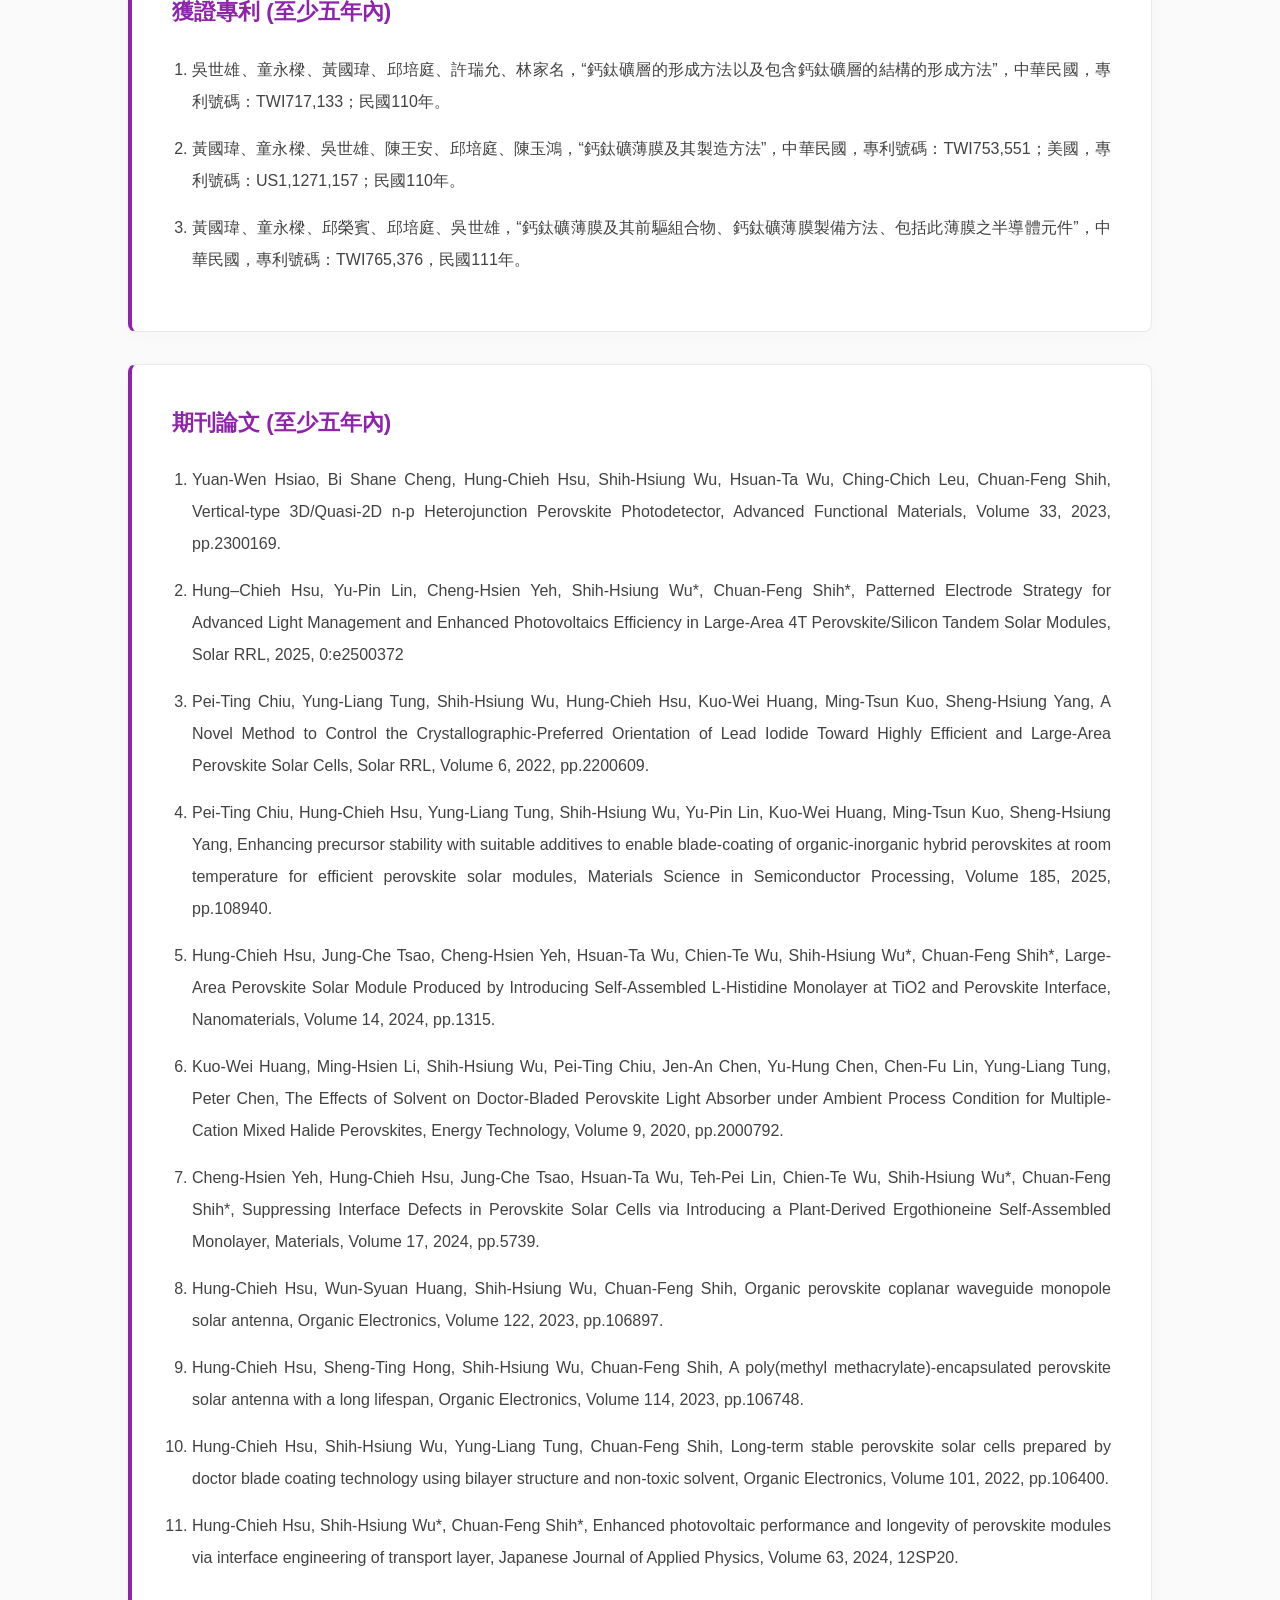
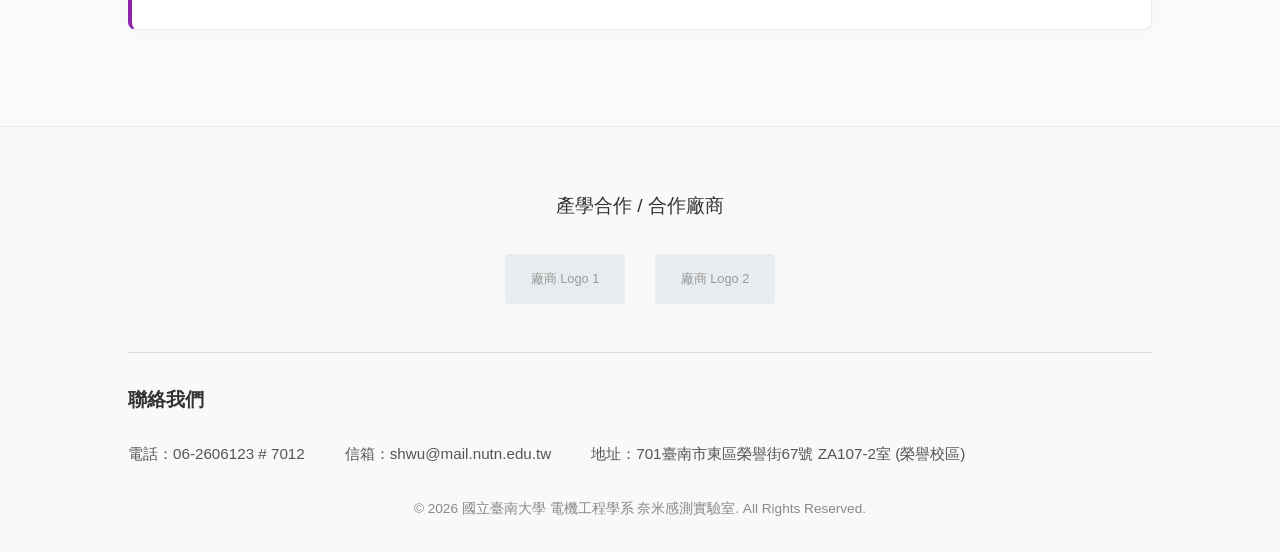
<file: professor.html>
<!DOCTYPE html>
<html lang="zh-TW">
<head>
    <meta charset="UTF-8">
    <meta name="viewport" content="width=device-width, initial-scale=1.0">
    <title>指導教授 | 奈米感測實驗室</title>
    <!-- 修正 1：補上最新的 CSS 版本號確保選單完美置中 -->
    <link rel="stylesheet" href="style.css?v=5">
    <style>
        .prof-layout { display: flex; gap: 3rem; flex-wrap: wrap; margin-bottom: 2rem; }
        .prof-img-container { width: 300px; flex-shrink: 0; }
        .prof-img { width: 100%; border-radius: 8px; object-fit: cover; box-shadow: 0 10px 20px rgba(0,0,0,0.05); }
        .prof-info { flex: 1; min-width: 300px; }
        
        .prof-info h3 { font-size: 2.5rem; color: var(--primary-purple); margin-bottom: 0.5rem; font-weight: bold; }
        .prof-info h4 { font-size: 1.2rem; color: var(--accent-pink); margin-bottom: 2rem; font-weight: 500; }
        
        .info-group { margin-bottom: 1.5rem; }
        .info-group h5 { font-size: 1.2rem; color: var(--nav-text); margin-bottom: 0.8rem; display: inline-block; border-bottom: 2px solid var(--accent-pink); padding-bottom: 2px; }
        .info-group ul { list-style-position: inside; line-height: 1.8; color: var(--text-main); margin-left: 5px; }
        .info-group ul li { margin-bottom: 5px; }
        
        /* 專為長列表設計的卡片 */
        .detail-card { background: #fff; padding: 2.5rem; border-radius: 8px; border: 1px solid var(--border-color); border-left: 4px solid var(--primary-purple); box-shadow: 0 4px 15px rgba(0,0,0,0.02); margin-bottom: 2rem; }
        .detail-card h4 { font-size: 1.4rem; color: var(--primary-purple); margin-bottom: 1.5rem; }
        .detail-list { list-style-type: decimal; margin-left: 20px; line-height: 2; color: var(--text-main); }
        .detail-list li { margin-bottom: 15px; text-align: justify; }
        .bullet-list { list-style-type: disc; margin-left: 20px; line-height: 2; color: var(--text-main); }
        .bullet-list li { margin-bottom: 10px; }
    </style>
</head>
<body>

    <nav>
        <div class="logo"><a href="index.html"><img src="images/logo.png" alt="奈米感測實驗室"></a></div>
        
        <!-- 手機版漢堡按鈕 -->
        <div class="menu-toggle" id="mobile-menu">☰</div>
        
        <ul id="nav-menu">
            <li><a href="index.html">首頁</a></li>
            <li><a href="about.html">關於實驗室</a></li>
            <!-- 修正 2：將當前頁面「指導教授」加上高亮標示 -->
            <li><a href="professor.html" style="color: #8e24aa; font-weight: bold;">指導教授</a></li>
            <li><a href="members.html">團隊成員</a></li>
            <li><a href="research.html">研究成果</a></li>
        </ul>
    </nav>

    <section class="page-section gray-bg">
        <h2 class="section-title">指導教授</h2>
        
        <!-- 頂部基本資料區塊 -->
        <div class="card prof-layout" style="border-top-color: var(--primary-purple);">
            <div class="prof-img-container">
                <img src="images/prof-wu.jpg" alt="吳世雄 助理教授" class="prof-img">
            </div>
            <div class="prof-info">
                <h3>吳世雄 助理教授</h3>
                <h4>固態電子組</h4>
                
                <div class="info-group">
                    <h5>專長 / 研究領域</h5>
                    <ul>
                        <li>半導體工程</li>
                        <li>太陽能電池</li>
                        <li>材料科學</li>
                    </ul>
                </div>

                <div class="info-group">
                    <h5>開授課程</h5>
                    <ul>
                        <li>普通物理實驗、新能源材料導論、真空技術、太陽能電池專論</li>
                    </ul>
                </div>

                <div class="info-group">
                    <h5>聯絡方式</h5>
                    <ul>
                        <li>電話：06-2606123 #7012</li>
                        <li>信箱：shwu@mail.nutn.edu.tw</li>
                        <li>教師研究室：榮譽校區 ZA107-2</li>
                    </ul>
                </div>
            </div>
        </div>

        <!-- 底部詳細清單區塊 -->
        <div class="detail-card">
            <h4>榮譽及獎勵 (至少五年內)</h4>
            <ul class="bullet-list">
                <li>主持112年能源局鈣鈦礦關鍵技術開發榮獲銳能獎銅獎</li>
                <li>主持113年能源署鈣鈦礦關鍵技術開發榮獲銳能獎銅</li>
            </ul>
        </div>

        <div class="detail-card">
            <h4>研究計畫 (至少五年內)</h4>
            <ul class="bullet-list">
                <li>能源署108-110年太陽光電技術平台建置及新材料應用開發計畫</li>
                <li>能源署111-113年高效率、智慧型太陽光電產品開發計畫</li>
                <li>能源署114年挑戰矽晶極限之矽基太陽電池技術開發計畫</li>
            </ul>
        </div>

        <div class="detail-card">
            <h4>獲證專利 (至少五年內)</h4>
            <ul class="detail-list">
                <li>吳世雄、童永樑、黃國瑋、邱培庭、許瑞允、林家名，“鈣鈦礦層的形成方法以及包含鈣鈦礦層的結構的形成方法”，中華民國，專利號碼：TWI717,133；民國110年。</li>
                <li>黃國瑋、童永樑、吳世雄、陳王安、邱培庭、陳玉鴻，“鈣鈦礦薄膜及其製造方法”，中華民國，專利號碼：TWI753,551；美國，專利號碼：US1,1271,157；民國110年。</li>
                <li>黃國瑋、童永樑、邱榮賓、邱培庭、吳世雄，“鈣鈦礦薄膜及其前驅組合物、鈣鈦礦薄膜製備方法、包括此薄膜之半導體元件”，中華民國，專利號碼：TWI765,376，民國111年。</li>
            </ul>
        </div>

        <!-- 新增：期刊論文區塊 -->
        <div class="detail-card">
            <h4>期刊論文 (至少五年內)</h4>
            <ul class="detail-list">
                <li>Yuan-Wen Hsiao, Bi Shane Cheng, Hung-Chieh Hsu, Shih-Hsiung Wu, Hsuan-Ta Wu, Ching-Chich Leu, Chuan-Feng Shih, Vertical-type 3D/Quasi-2D n-p Heterojunction Perovskite Photodetector, Advanced Functional Materials, Volume 33, 2023, pp.2300169.</li>
                <li>Hung–Chieh Hsu, Yu-Pin Lin, Cheng-Hsien Yeh, Shih-Hsiung Wu*, Chuan-Feng Shih*, Patterned Electrode Strategy for Advanced Light Management and Enhanced Photovoltaics Efficiency in Large-Area 4T Perovskite/Silicon Tandem Solar Modules, Solar RRL, 2025, 0:e2500372</li>
                <li>Pei-Ting Chiu, Yung-Liang Tung, Shih-Hsiung Wu, Hung-Chieh Hsu, Kuo-Wei Huang, Ming-Tsun Kuo, Sheng-Hsiung Yang, A Novel Method to Control the Crystallographic-Preferred Orientation of Lead Iodide Toward Highly Efficient and Large-Area Perovskite Solar Cells, Solar RRL, Volume 6, 2022, pp.2200609.</li>
                <li>Pei-Ting Chiu, Hung-Chieh Hsu, Yung-Liang Tung, Shih-Hsiung Wu, Yu-Pin Lin, Kuo-Wei Huang, Ming-Tsun Kuo, Sheng-Hsiung Yang, Enhancing precursor stability with suitable additives to enable blade-coating of organic-inorganic hybrid perovskites at room temperature for efficient perovskite solar modules, Materials Science in Semiconductor Processing, Volume 185, 2025, pp.108940.</li>
                <li>Hung-Chieh Hsu, Jung-Che Tsao, Cheng-Hsien Yeh, Hsuan-Ta Wu, Chien-Te Wu, Shih-Hsiung Wu*, Chuan-Feng Shih*, Large-Area Perovskite Solar Module Produced by Introducing Self-Assembled L-Histidine Monolayer at TiO2 and Perovskite Interface, Nanomaterials, Volume 14, 2024, pp.1315.</li>
                <li>Kuo-Wei Huang, Ming-Hsien Li, Shih-Hsiung Wu, Pei-Ting Chiu, Jen-An Chen, Yu-Hung Chen, Chen-Fu Lin, Yung-Liang Tung, Peter Chen, The Effects of Solvent on Doctor-Bladed Perovskite Light Absorber under Ambient Process Condition for Multiple-Cation Mixed Halide Perovskites, Energy Technology, Volume 9, 2020, pp.2000792.</li>
                <li>Cheng-Hsien Yeh, Hung-Chieh Hsu, Jung-Che Tsao, Hsuan-Ta Wu, Teh-Pei Lin, Chien-Te Wu, Shih-Hsiung Wu*, Chuan-Feng Shih*, Suppressing Interface Defects in Perovskite Solar Cells via Introducing a Plant-Derived Ergothioneine Self-Assembled Monolayer, Materials, Volume 17, 2024, pp.5739.</li>
                <li>Hung-Chieh Hsu, Wun-Syuan Huang, Shih-Hsiung Wu, Chuan-Feng Shih, Organic perovskite coplanar waveguide monopole solar antenna, Organic Electronics, Volume 122, 2023, pp.106897.</li>
                <li>Hung-Chieh Hsu, Sheng-Ting Hong, Shih-Hsiung Wu, Chuan-Feng Shih, A poly(methyl methacrylate)-encapsulated perovskite solar antenna with a long lifespan, Organic Electronics, Volume 114, 2023, pp.106748.</li>
                <li>Hung-Chieh Hsu, Shih-Hsiung Wu, Yung-Liang Tung, Chuan-Feng Shih, Long-term stable perovskite solar cells prepared by doctor blade coating technology using bilayer structure and non-toxic solvent, Organic Electronics, Volume 101, 2022, pp.106400.</li>
                <li>Hung-Chieh Hsu, Shih-Hsiung Wu*, Chuan-Feng Shih*, Enhanced photovoltaic performance and longevity of perovskite modules via interface engineering of transport layer, Japanese Journal of Applied Physics, Volume 63, 2024, 12SP20.</li>
            </ul>
        </div>
        
    </section>

    <!-- 頁尾 -->
    <footer>
        <div class="sponsors-area">
            <h4>產學合作 / 合作廠商</h4>
            <div class="sponsor-logos">
                <div>廠商 Logo 1</div><div>廠商 Logo 2</div>
            </div>
        </div>
        <div class="footer-divider"></div>
        <div class="contact-area">
            <h4>聯絡我們</h4>
            <div class="contact-info-row">
                <p>電話：06-2606123 # 7012</p>  
                <p>信箱：shwu@mail.nutn.edu.tw</p>
                <p>地址：701臺南市東區榮譽街67號 ZA107-2室 (榮譽校區)</p>
            </div>
        </div>
        <div class="copyright"><p>&copy; 2026 國立臺南大學 電機工程學系 奈米感測實驗室. All Rights Reserved.</p></div>
    </footer>

    <!-- 補上的漢堡選單切換腳本 -->
    <script>
        const mobileMenu = document.getElementById('mobile-menu');
        const navMenu = document.getElementById('nav-menu');
        
        if(mobileMenu && navMenu) {
            mobileMenu.addEventListener('click', () => {
                navMenu.classList.toggle('active');
            });
        }
    </script>
</body>
</html>
</file>
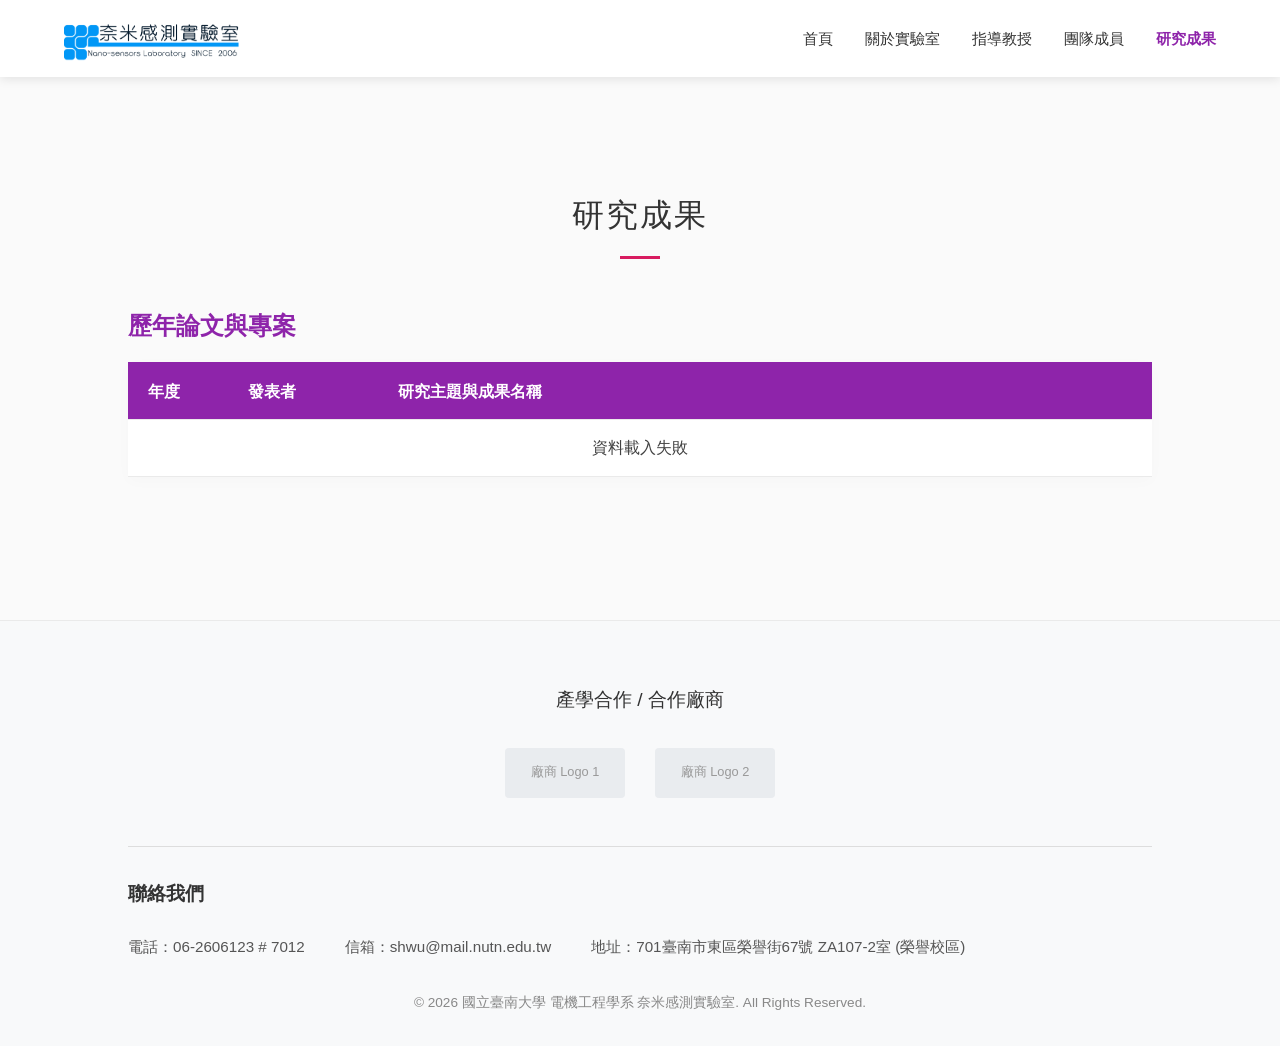
<file: research.html>
<!DOCTYPE html>
<html lang="zh-TW">
<head>
    <meta charset="UTF-8">
    <meta name="viewport" content="width=device-width, initial-scale=1.0">
    <title>研究成果 | 奈米感測實驗室</title>
    <!-- 修正 1：補上最新的 CSS 版本號確保選單完美置中 -->
    <link rel="stylesheet" href="style.css?v=5">
    <style>
        table { width: 100%; border-collapse: collapse; margin-top: 1rem; background: #fff; box-shadow: 0 4px 15px rgba(0,0,0,0.02); }
        th, td { padding: 15px 20px; text-align: left; border-bottom: 1px solid var(--border-color); }
        th { background-color: var(--primary-purple); color: #fff; font-weight: bold; }
        tr:hover { background-color: #f9f9f9; }
    </style>
</head>
<body>

    <!-- 修正 2 & 3：加入漢堡按鈕、ID，並將「研究成果」高亮 -->
    <nav>
        <div class="logo"><a href="index.html"><img src="images/logo.png" alt="奈米感測實驗室"></a></div>
        
        <!-- 手機版漢堡按鈕 -->
        <div class="menu-toggle" id="mobile-menu">☰</div>
        
        <ul id="nav-menu">
            <li><a href="index.html">首頁</a></li>
            <li><a href="about.html">關於實驗室</a></li>
            <li><a href="professor.html">指導教授</a></li>
            <li><a href="members.html">團隊成員</a></li>
            <li><a href="research.html" style="color: #8e24aa; font-weight: bold;">研究成果</a></li>
        </ul>
    </nav>

    <section class="page-section gray-bg">
        <h2 class="section-title">研究成果</h2>

        <h3 style="font-size: 1.5rem; color: var(--primary-purple); margin-bottom: 1rem;">歷年論文與專案</h3>
        <table>
            <thead>
                <tr>
                    <th style="width: 100px;">年度</th>
                    <th style="width: 150px;">發表者</th>
                    <th>研究主題與成果名稱</th>
                </tr>
            </thead>
            <tbody id="research-table-body">
                <tr><td colspan="3" style="text-align: center; color: #888;">資料載入中...</td></tr>
            </tbody>
        </table>
    </section>

    <!-- 修正 4：補齊完整的頁尾 -->
    <footer>
        <div class="sponsors-area">
            <h4>產學合作 / 合作廠商</h4>
            <div class="sponsor-logos">
                <div>廠商 Logo 1</div><div>廠商 Logo 2</div>
            </div>
        </div>
        <div class="footer-divider"></div>
        <div class="contact-area">
            <h4>聯絡我們</h4>
            <div class="contact-info-row">
                <p>電話：06-2606123 # 7012</p>
                <p>信箱：shwu@mail.nutn.edu.tw</p>
                <p>地址：701臺南市東區榮譽街67號 ZA107-2室 (榮譽校區)</p>
            </div>
        </div>
        <div class="copyright"><p>&copy; 2026 國立臺南大學 電機工程學系 奈米感測實驗室. All Rights Reserved.</p></div>
    </footer>

    <script>
        // 修正 5：漢堡選單切換邏輯
        const mobileMenu = document.getElementById('mobile-menu');
        const navMenu = document.getElementById('nav-menu');
        
        if(mobileMenu && navMenu) {
            mobileMenu.addEventListener('click', () => {
                navMenu.classList.toggle('active');
            });
        }

        // 這裡加上了 ?sheet=研究成果 來告訴 API 我們要抓哪個分頁
        const scriptUrl = "https://script.google.com/macros/s/AKfycby6nER3S_UDSxUI6xuf5dh3erxRL4eqDlDSgIz09OL9f4PhDTuV8CS2X_8RDsoEAAGmOA/exec?sheet=研究成果";

        fetch(scriptUrl)
            .then(response => response.json())
            .then(data => {
                const tbody = document.getElementById('research-table-body');
                tbody.innerHTML = ''; 

                // 讓年份最新的排在最上面
                data.sort((a, b) => b.year - a.year).forEach(item => {
                    const tr = document.createElement('tr');
                    tr.innerHTML = `
                        <td>${item.year}</td>
                        <td>${item.author}</td>
                        <td>${item.title}</td>
                    `;
                    tbody.appendChild(tr);
                });
            })
            .catch(error => {
                document.getElementById('research-table-body').innerHTML = '<tr><td colspan="3" style="text-align: center;">資料載入失敗</td></tr>';
            });
    </script>
</body>
</html>
</file>
<file: style.css>
/* style.css */
:root {
    --primary-purple: #8e24aa;
    --accent-pink: #d81b60;
    --nav-text: #333333;
    --secondary-bg: #fafafa;
    --white: #ffffff;
    --text-main: #424242;
    --border-color: #eaeaea;
}

* { margin: 0; padding: 0; box-sizing: border-box; font-family: 'Segoe UI', Tahoma, Geneva, Verdana, sans-serif; }
body { color: var(--text-main); line-height: 1.6; background-color: var(--secondary-bg); padding-top: 70px; }

/* 導覽列 */
nav { background-color: var(--white); position: fixed; width: 100%; top: 0; z-index: 1000; display: flex; justify-content: space-between; align-items: center; padding: 1rem 5%; box-shadow: 0 2px 10px rgba(0,0,0,0.08); }
nav .logo { display: flex; align-items: center; }
nav .logo a { display: block; line-height: 0; }
nav .logo img { max-height: 45px; width: auto; transition: opacity 0.3s; }
nav .logo img:hover { opacity: 0.8; }
nav ul { display: flex; list-style: none; }
nav ul li { margin-left: 2rem; }
nav ul li a { color: var(--nav-text); text-decoration: none; font-size: 0.95rem; font-weight: 500; transition: color 0.3s; }
nav ul li a:hover, nav ul li a.active { color: var(--primary-purple); font-weight: bold; }

/* 區塊與標題 */
.page-section { padding: 4rem 10%; background-color: var(--white); min-height: calc(100vh - 350px); }
.page-section.gray-bg { background-color: var(--secondary-bg); }
.section-title { font-size: 2rem; color: var(--nav-text); margin-bottom: 3rem; text-align: center; font-weight: normal; letter-spacing: 2px; }
.section-title::after { content: ''; display: block; width: 40px; height: 3px; background-color: var(--accent-pink); margin: 15px auto 0; }

/* 卡片設計 */
.card { background: var(--white); padding: 2.5rem; border-radius: 8px; box-shadow: 0 4px 15px rgba(0,0,0,0.05); border: 1px solid var(--border-color); border-top: 4px solid var(--primary-purple); margin-bottom: 2rem; transition: transform 0.3s; }
.card:hover { transform: translateY(-3px); box-shadow: 0 8px 20px rgba(0,0,0,0.08); }
.card h3 { color: var(--primary-purple); margin-bottom: 1rem; font-size: 1.4rem; }

/* 表格設計 */
table { width: 100%; border-collapse: collapse; margin-top: 1rem; background: var(--white); box-shadow: 0 2px 8px rgba(0,0,0,0.05); }
th, td { padding: 1.2rem; text-align: left; border-bottom: 1px solid var(--border-color); }
th { background-color: #fcfcfc; color: var(--nav-text); font-weight: 600; border-top: 2px solid var(--primary-purple); }
tr:hover { background-color: #fff9fa; }

/* 頁尾 */
footer { background-color: #f8f9fa; padding: 4rem 10% 2rem 10%; color: #555; border-top: 1px solid var(--border-color); }
.sponsors-area { text-align: center; margin-bottom: 3rem; }
.sponsors-area h4 { font-size: 1.2rem; font-weight: normal; margin-bottom: 2rem; color: #333; }
.sponsor-logos { display: flex; justify-content: center; gap: 30px; flex-wrap: wrap; align-items: center; }
.sponsor-logos div { width: 120px; height: 50px; background-color: #e9ecef; display: flex; align-items: center; justify-content: center; font-size: 0.8rem; color: #999; border-radius: 4px; }
.footer-divider { height: 1px; background-color: #ddd; margin: 2rem 0; }
.contact-area { display: flex; flex-direction: column; gap: 1rem; margin-bottom: 2rem; }
.contact-area h4 { font-size: 1.2rem; color: #333; margin-bottom: 10px; }
.contact-info-row { display: flex; gap: 40px; flex-wrap: wrap; font-size: 0.95rem; }
.copyright { text-align: center; font-size: 0.85rem; color: #888; margin-top: 2rem; }
/* =========================================================
   手機版響應式設計優化 (導入漢堡選單與精緻化排版)
========================================================= */
/* 預設隱藏漢堡按鈕 (電腦版不顯示) */
.menu-toggle {
    display: none;
    font-size: 2rem;
    cursor: pointer;
    color: var(--primary-purple);
    user-select: none;
}

@media (max-width: 768px) {
    /* 1. 導覽列變身漢堡選單 */
    nav {
        flex-direction: row;
        justify-content: space-between;
        padding: 10px 20px;
        position: relative;
    }
    
    .menu-toggle { display: block; }
    
    /* 漢堡選單展開後的樣式：防透視、強制置中 */
    nav ul {
        display: none;
        flex-direction: column;
        position: absolute;
        top: 100%;
        left: 0;
        width: 100%;
        background: #ffffff !important; /* 改為純白實心背景，絕不透光 */
        box-shadow: 0 10px 15px rgba(0,0,0,0.1);
        padding: 0 !important; /* 強制清除預設邊距 */
        margin: 0 !important;
        z-index: 999;
    }
    
    nav ul.active { display: flex; }
    
    nav ul li {
        width: 100%;
        text-align: center !important; /* 強制文字絕對置中 */
        border-bottom: 1px solid #f0f0f0;
        padding: 0 !important;
        margin: 0 !important;
        list-style: none !important;
    }
    
    nav ul li a {
        display: block;
        padding: 15px 0 !important;
        font-size: 1.1rem;
        width: 100%;
    }

    /* 2. 防止表格撐破螢幕 */
    table {
        display: block; overflow-x: auto; white-space: nowrap; -webkit-overflow-scrolling: touch; 
    }

    /* 3. 內距縮減 */
    .news-section, .page-section, footer { padding: 3rem 5%; }
    .contact-info-row { flex-direction: column; gap: 15px; text-align: center; }
    .contact-area h4, .sponsors-area h4 { text-align: center; }
}
/* ================= 導覽列全站固定與間距修正 ================= */
/* 讓所有頁面的導覽列都緊緊貼齊螢幕最上方，並加上質感陰影 */
nav {
    position: fixed !important;
    top: 0;
    left: 0;
    width: 100%;
    z-index: 1000;
    background-color: #ffffff;
    box-shadow: 0 2px 10px rgba(0,0,0,0.1);
}

/* 電腦版：防止次頁面的內容被固定的導覽列蓋住 */
.page-section {
    padding-top: 120px !important; 
}

@media (max-width: 768px) {
    /* 手機版：大幅縮減上方留白，徹底消除截圖中那塊突兀的空白 */
    .page-section {
        padding-top: 80px !important; 
    }
    .section-title {
        margin-top: 0 !important;
        margin-bottom: 1.5rem !important; 
    }
}
</file>
